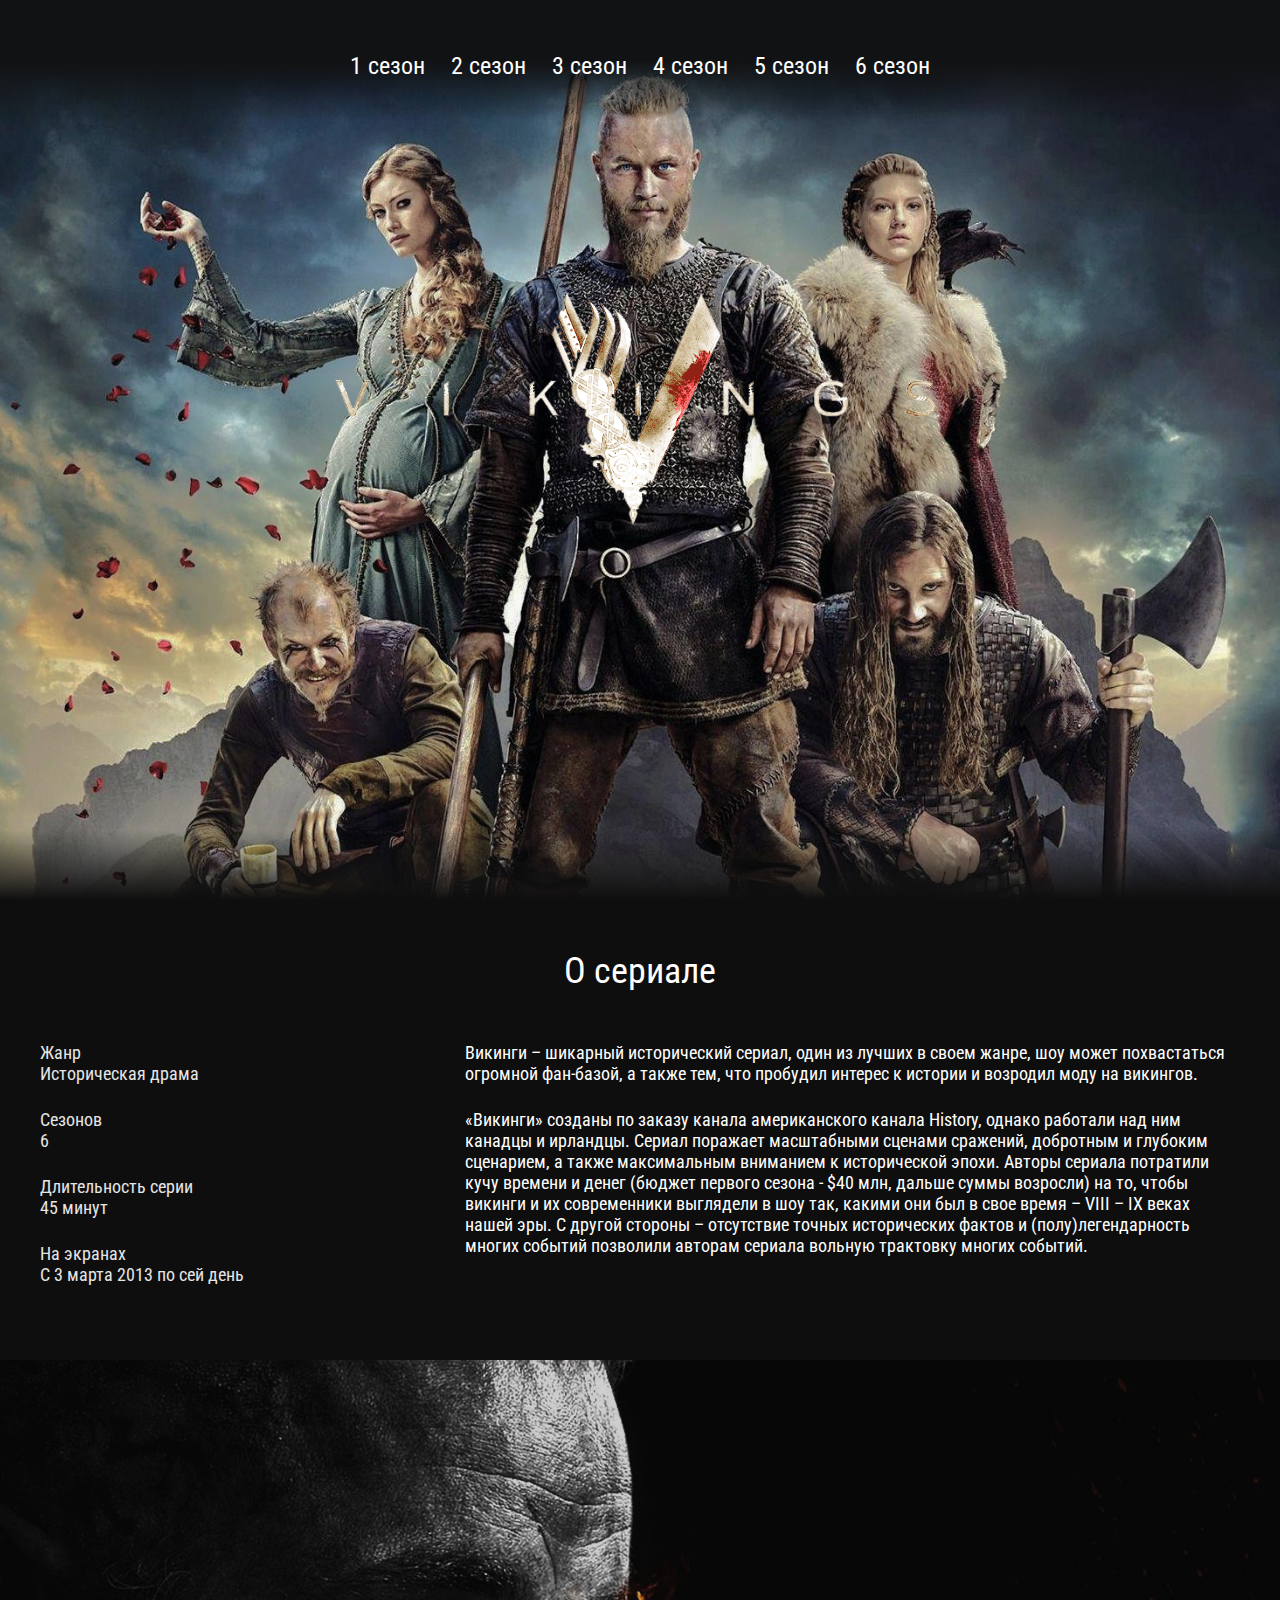
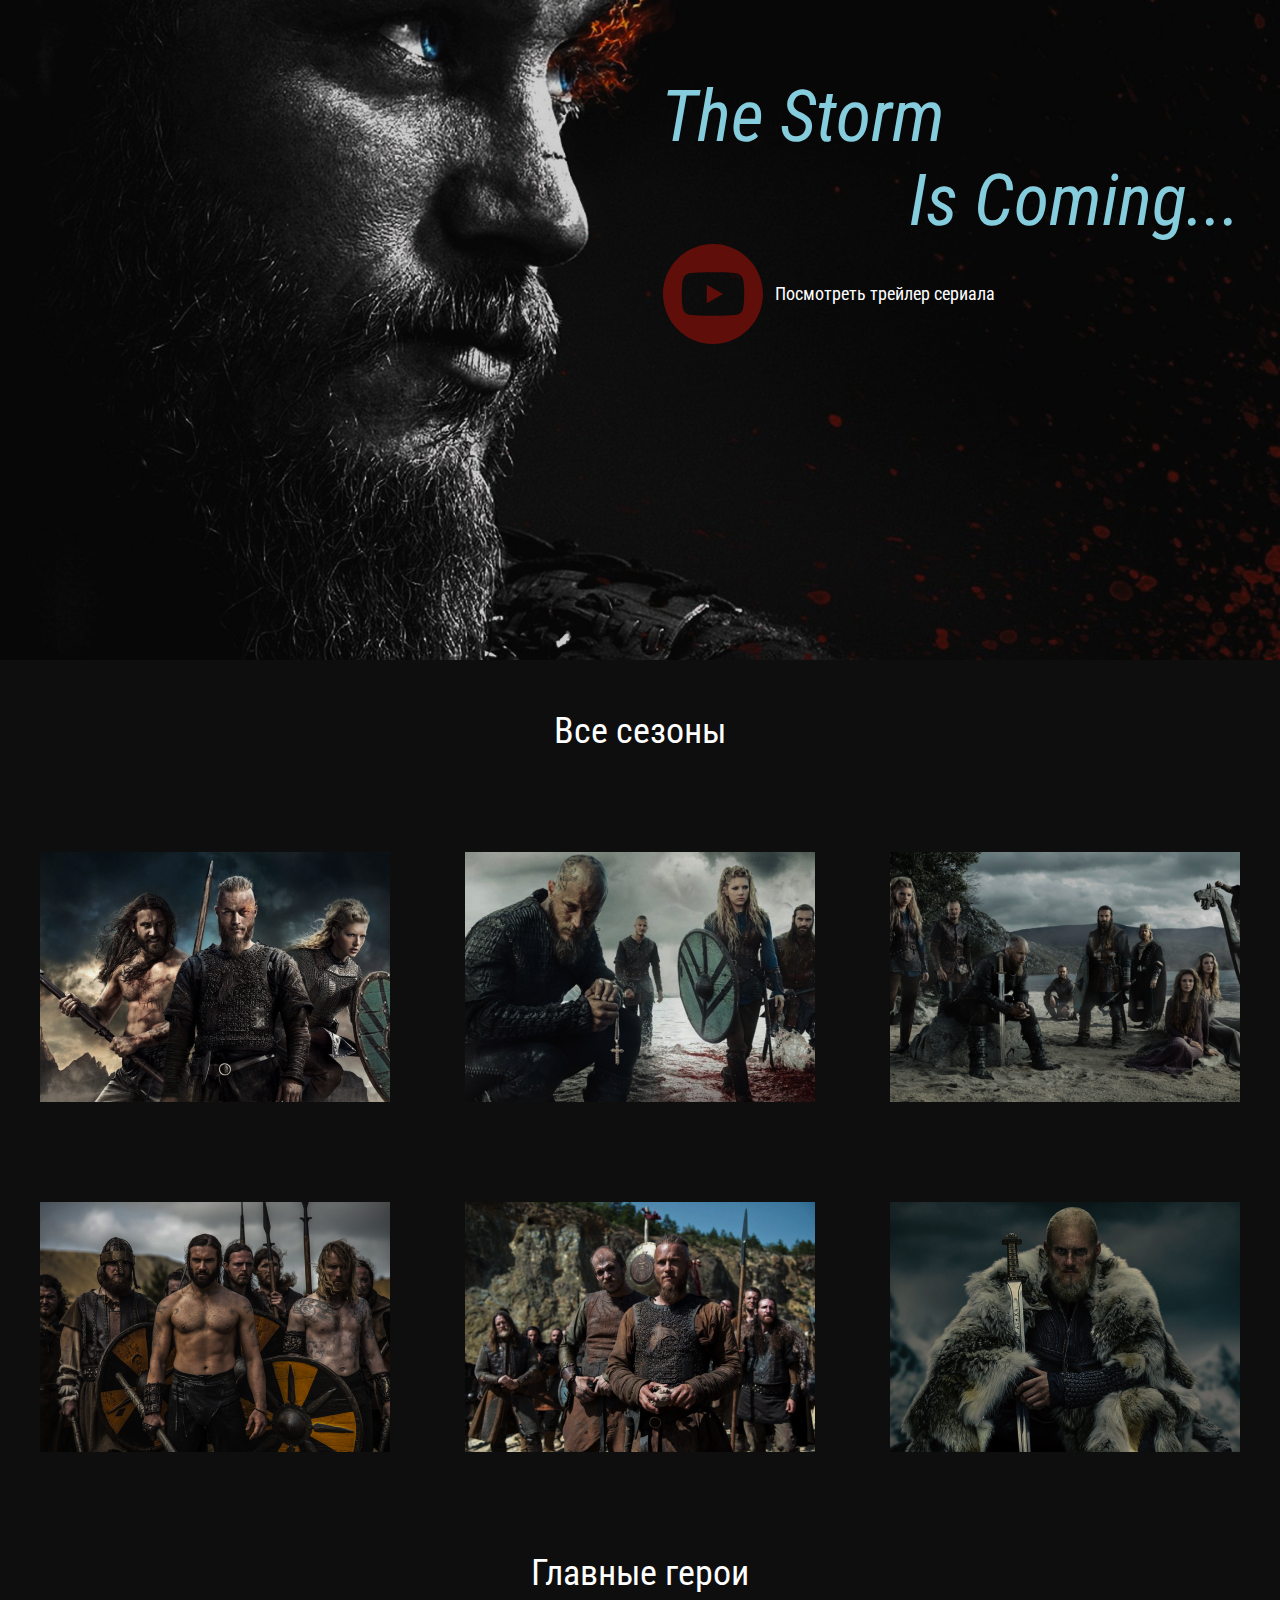
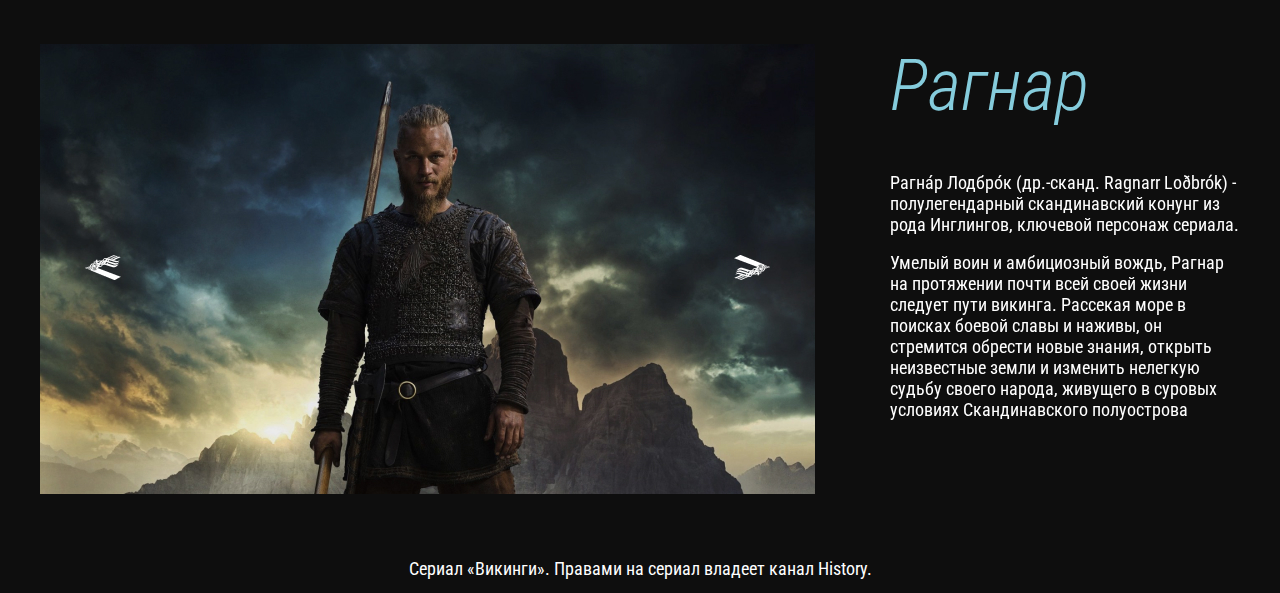
<file: index.html>
<!DOCTYPE html>
<html lang="ru">
<head>
  <meta charset="UTF-8">
  <meta name="viewport" content="width=device-width, initial-scale=1.0">
  <meta http-equiv="X-UA-Compatible" content="ie=edge">
  <title>Vikings</title>
  <link href="https://fonts.googleapis.com/css2?family=Roboto+Condensed:ital,wght@0,400;0,700;1,300&display=swap" rel="stylesheet">
  <link rel="stylesheet" href="css/reset.css">
  <link rel="stylesheet" href="css/slick.css">
  <link rel="stylesheet" href="css/jquery.fancybox.css">
  <link rel="stylesheet" href="css/style.css">
</head>
<body>
  <header class="header">
    <nav class="menu">
      <button class="menu__btn">
        <span></span>
      </button>
      <ul class="menu__list">
        <li class="menu__list-item">
          <a class="menu__list-link" href="season-1.html">1 сезон</a>
        </li>
        <li class="menu__list-item">
          <a class="menu__list-link" href="#">2 сезон</a>
        </li>
        <li class="menu__list-item">
          <a class="menu__list-link" href="#">3 сезон</a>
        </li>
        <li class="menu__list-item">
          <a class="menu__list-link" href="#">4 сезон</a>
        </li>
        <li class="menu__list-item">
          <a class="menu__list-link" href="#">5 сезон</a>
        </li>
        <li class="menu__list-item">
          <a class="menu__list-link" href="#">6 сезон</a>
        </li>
      </ul>
    </nav>
    <div class="logo">
      <img class="logo__image" src="images/logo.png" alt="Логотип сайта про сериал Викинги" width="880" height="321">
    </div>
    <h1 class="visually-hidden">Сериал "Викинги"</h1>
  </header>
  <main>
    <section class="about section-page">
      <div class="container">
        <h2 class="title">О сериале</h2>
        <div class="about__inner">
          <dl class="about__info">
            <dt class="about__info-item">Жанр</dt>
            <dd class="about__info-description">Историческая драма</dd>
            <dt class="about__info-item">Сезонов</dt>
            <dd class="about__info-description">6</dd>
            <dt class="about__info-item">Длительность серии</dt>
            <dd class="about__info-description">45 минут</dd>
            <dt class="about__info-item">На экранах</dt>
            <dd class="about__info-description">С 3 марта 2013 по сей день</dd>
          </dl>
          <div class="about__text">
            <p>
              Викинги – шикарный исторический сериал, один из лучших в своем жанре, шоу может похвастаться огромной фан-базой, а также тем, что пробудил интерес к истории и возродил моду на викингов.
            </p>
            <p>
            «Викинги» созданы по заказу канала американского канала History, однако работали над ним канадцы и ирландцы. Сериал поражает масштабными сценами сражений, добротным и глубоким сценарием, а также максимальным вниманием к исторической эпохи. Авторы сериала потратили кучу времени и денег (бюджет первого сезона - $40 млн, дальше суммы возросли) на то, чтобы викинги и их современники выглядели в шоу так, какими они был в свое время – VIII – IX веках нашей эры. С другой стороны – отсутствие точных исторических фактов и (полу)легендарность многих событий позволили авторам сериала вольную трактовку многих событий.
            </p>
          </div>
        </div>
      </div>
    </section>
    <section class="video">
      <div class="container">
        <h2 class="visually-hidden">Трейлер фильма</h2>
        <p class="video__slogan">
          <span>The Storm</span>
          Is Coming...
        </p>
        <a class="video__link" data-fancybox href="https://youtu.be/LOlHcvmUITc">Посмотреть трейлер сериала</a>
      </div>
    </section>
    <section class="seasons section-page">
      <div class="container">
        <h3 class="title">Все сезоны</h3>
        <ol class="seasons__list">
          <li class="seasons__item" style="background-image: url('images/seasons-image-1.jpg');">
            <a class="seasons__link" href="season-1.html">Смотреть</a>
          </li>
          <li class="seasons__item" style="background-image: url('images/seasons-image-2.jpg');">
            <a class="seasons__link" href="#">Смотреть</a>
          </li>
          <li class="seasons__item" style="background-image: url('images/seasons-image-3.jpg');">
            <a class="seasons__link" href="#">Смотреть</a>
          </li>
          <li class="seasons__item" style="background-image: url('images/seasons-image-4.jpg');">
            <a class="seasons__link" href="#">Смотреть</a>
          </li>
          <li class="seasons__item" style="background-image: url('images/seasons-image-5.jpg');">
            <a class="seasons__link" href="#">Смотреть</a>
          </li>
          <li class="seasons__item" style="background-image: url('images/seasons-image-6.jpg');">
            <a class="seasons__link" href="#">Смотреть</a>
          </li>
        </ol>
      </div>
    </section>
    <section class="heroes section-page">
      <div class="container">
        <h3 class="title">Главные герои</h3>
        <div class="heroes__inner">
          <div class="heroes__slider-img">
            <img class="heroes__img" src="images/slider-img.jpg" alt="Главный герой Рагнар">
            <img class="heroes__img" src="images/slider-img.jpg" alt="Главный герой Рагнар">
            <img class="heroes__img" src="images/slider-img.jpg" alt="Главный герой Рагнар">
          </div>
          <div class="heroes__slider-text">
            <div class="heroes__text">
              <h4 class="heroes__name">Рагнар</h4>
              <p>
                Рагна́р Лодбро́к (др.-сканд. Ragnarr Loðbrók) - полулегендарный скандинавский конунг из рода Инглингов, ключевой персонаж сериала.
              </p>
              <p>
                Умелый воин и амбициозный вождь, Рагнар на протяжении почти всей своей жизни следует пути викинга. Рассекая море в поисках боевой славы и наживы, он стремится обрести новые знания, открыть неизвестные земли и изменить нелегкую судьбу своего народа, живущего в суровых условиях Скандинавского полуострова
              </p>
            </div>
            <div class="heroes__text">
              <h4 class="heroes__name">Рагнар-2</h4>
              <p>
                Рагна́р Лодбро́к (др.-сканд. Ragnarr Loðbrók) - полулегендарный скандинавский конунг из рода Инглингов, ключевой персонаж сериала.
              </p>
              <p>
                Умелый воин и амбициозный вождь, Рагнар на протяжении почти всей своей жизни следует пути викинга. Рассекая море в поисках боевой славы и наживы, он стремится обрести новые знания, открыть неизвестные земли и изменить нелегкую судьбу своего народа, живущего в суровых условиях Скандинавского полуострова
              </p>
            </div>
            <div class="heroes__text">
              <h4 class="heroes__name">Рагнар-3</h4>
              <p>
                Рагна́р Лодбро́к (др.-сканд. Ragnarr Loðbrók) - полулегендарный скандинавский конунг из рода Инглингов, ключевой персонаж сериала.
              </p>
              <p>
                Умелый воин и амбициозный вождь, Рагнар на протяжении почти всей своей жизни следует пути викинга. Рассекая море в поисках боевой славы и наживы, он стремится обрести новые знания, открыть неизвестные земли и изменить нелегкую судьбу своего народа, живущего в суровых условиях Скандинавского полуострова
              </p>
            </div>
          </div>
        </div>
      </div>
    </section>
  </main>
  <footer class="footer">
    <div class="container">
      <p class="footer__copy">
        Сериал «Викинги». Правами на сериал владеет канал History.
      </p>
    </div>
  </footer>

  <script src="https://ajax.googleapis.com/ajax/libs/jquery/3.4.1/jquery.min.js"></script>
  <script src="js/slick.min.js"></script>
  <script src="js/jquery.fancybox.min.js"></script>
  <script src="js/main.js"></script>
</body>
</html>
</file>
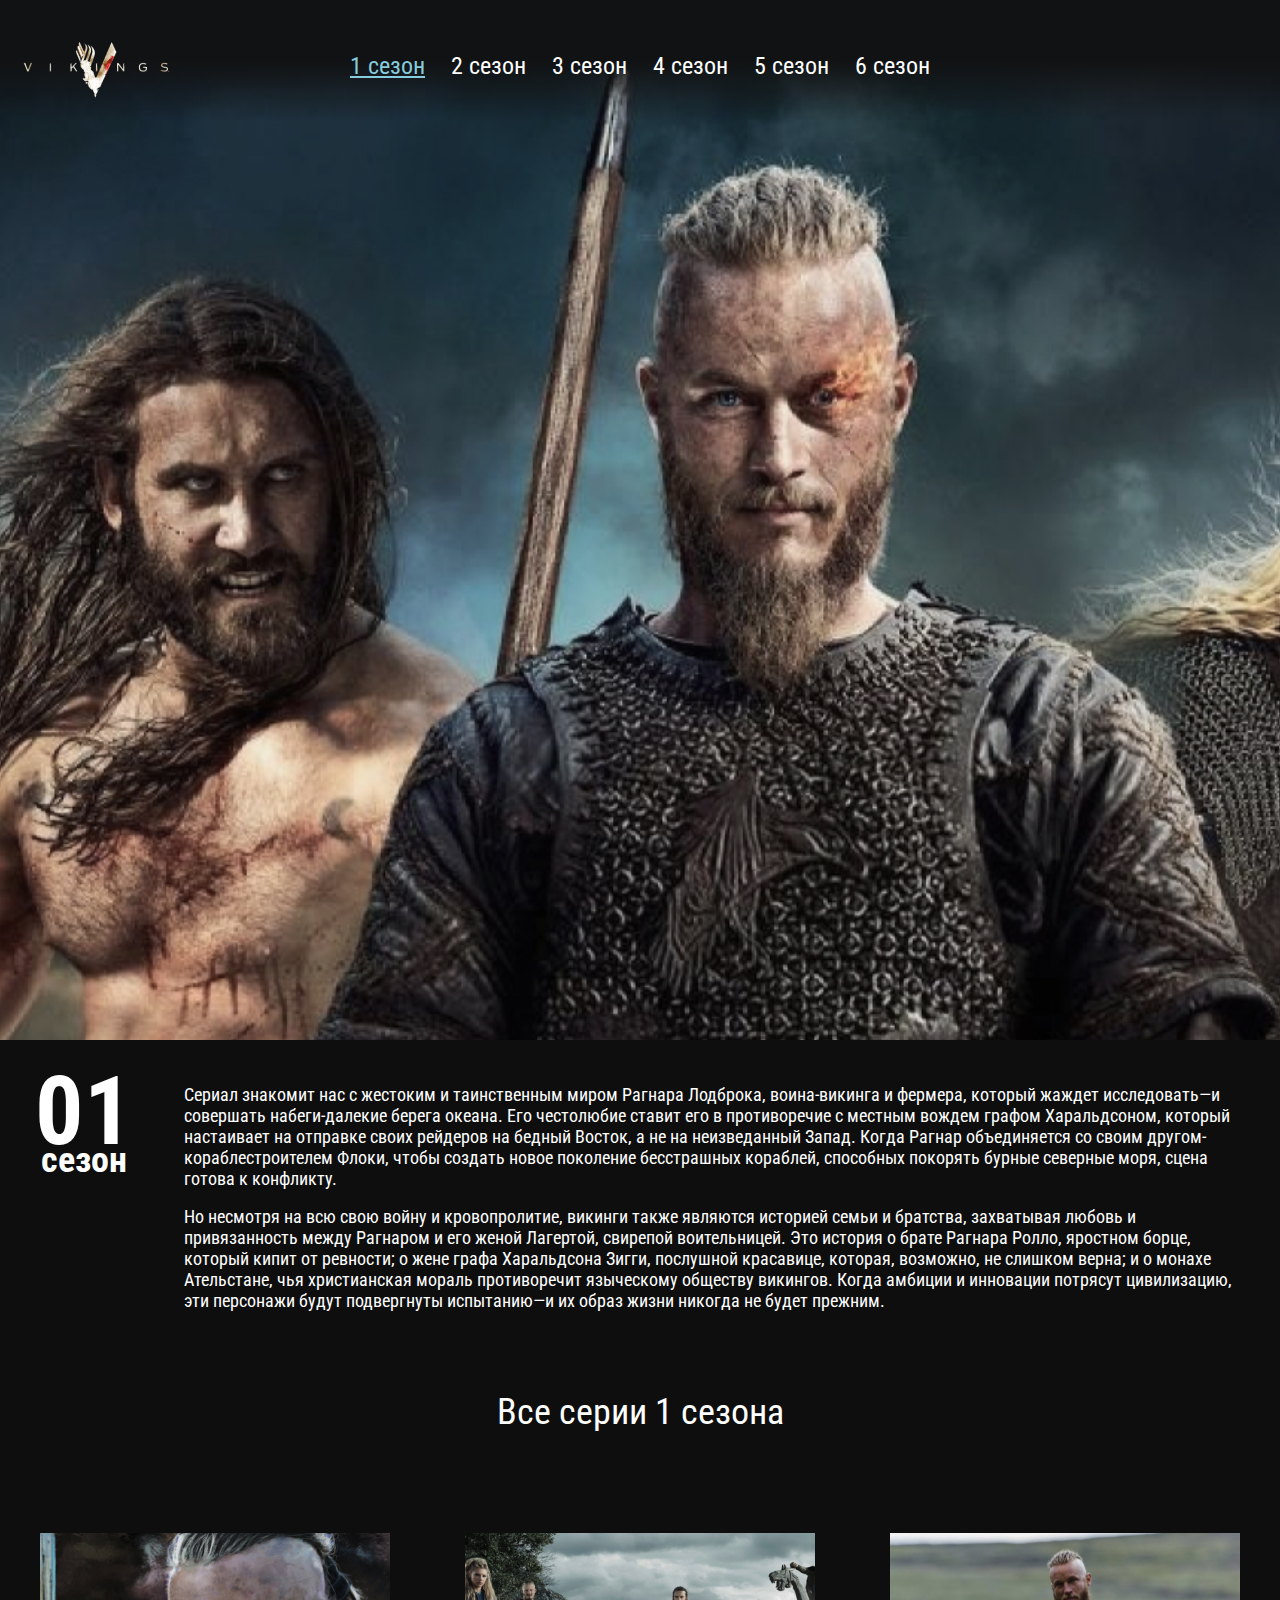
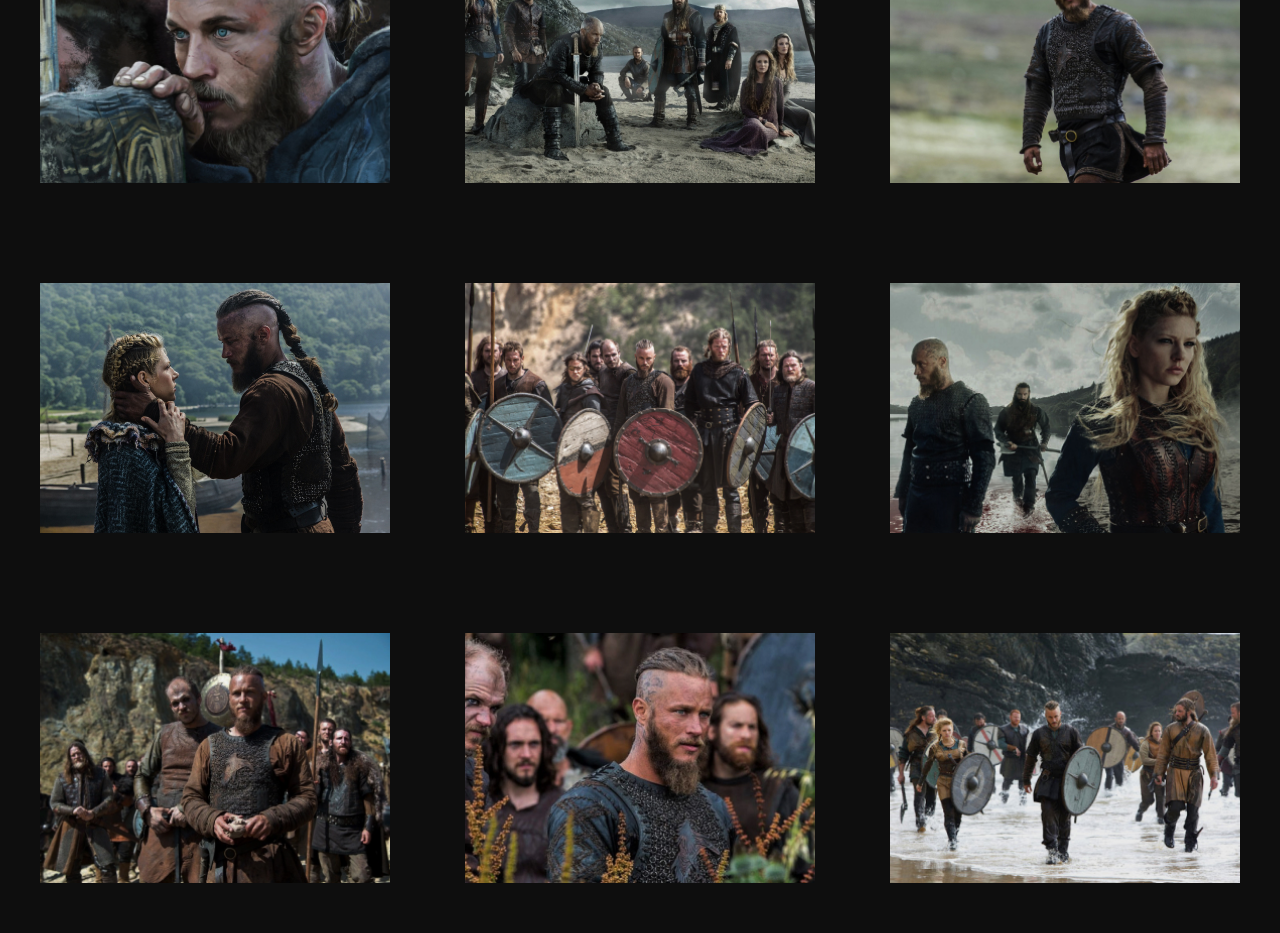
<file: season-1.html>
<!DOCTYPE html>
<html lang="ru">
<head>
  <meta charset="UTF-8">
  <meta name="viewport" content="width=device-width, initial-scale=1.0">
  <meta http-equiv="X-UA-Compatible" content="ie=edge">
  <title>Vikings - season 1</title>
  <link href="https://fonts.googleapis.com/css2?family=Roboto+Condensed:ital,wght@0,400;0,700;1,300&display=swap" rel="stylesheet">
  <link rel="stylesheet" href="css/reset.css">
  <link rel="stylesheet" href="css/slick.css">
  <link rel="stylesheet" href="css/jquery.fancybox.css">
  <link rel="stylesheet" href="css/style.css">
</head>
<body>
  <header class="page-header">
    <nav class="menu">
      <div class="menu__container">
        <a class="page-logo" href="index.html">
          <img src="images/page-logo.png" alt="Логотип сериала Викинги">
        </a>
        <button class="menu__btn">
          <span></span>
        </button>
        <ul class="menu__list">
          <li class="menu__list-item">
            <a class="menu__list-link menu__list-link--active">1 сезон</a>
          </li>
          <li class="menu__list-item">
            <a class="menu__list-link" href="#">2 сезон</a>
          </li>
          <li class="menu__list-item">
            <a class="menu__list-link" href="#">3 сезон</a>
          </li>
          <li class="menu__list-item">
            <a class="menu__list-link" href="#">4 сезон</a>
          </li>
          <li class="menu__list-item">
            <a class="menu__list-link" href="#">5 сезон</a>
          </li>
          <li class="menu__list-item">
            <a class="menu__list-link" href="#">6 сезон</a>
          </li>
        </ul>
      </div>
    </nav>
    <section class="season-info">
      <h1 class="visually-hidden">Серии первого сезона</h1>
      <div class="season-info__number">
        01
        <span>сезон</span>
      </div>
      <div class="season-info__text">
        <p>Сериал знакомит нас с жестоким и таинственным миром Рагнара Лодброка, воина-викинга и фермера, который жаждет исследовать—и совершать набеги-далекие берега океана. Его честолюбие ставит его в противоречие с местным вождем графом Харальдсоном, который настаивает на отправке своих рейдеров на бедный Восток, а не на неизведанный Запад. Когда Рагнар объединяется со своим другом-кораблестроителем Флоки, чтобы создать новое поколение бесстрашных кораблей, способных покорять бурные северные моря, сцена готова к конфликту.</p>
        <p>Но несмотря на всю свою войну и кровопролитие, викинги также являются историей семьи и братства, захватывая любовь и привязанность между Рагнаром и его женой Лагертой, свирепой воительницей. Это история о брате Рагнара Ролло, яростном борце, который кипит от ревности; о жене графа Харальдсона Зигги, послушной красавице, которая, возможно, не слишком верна; и о монахе Ательстане, чья христианская мораль противоречит языческому обществу викингов. Когда амбиции и инновации потрясут цивилизацию, эти персонажи будут подвергнуты испытанию—и их образ жизни никогда не будет прежним.</p>
      </div>
    </section>
  </header>
  <main>
    <section class="seasons section-page">
      <div class="container">
        <h3 class="title">Все серии 1 сезона</h3>
        <ol class="seasons__list">
          <li class="seasons__item" style="background-image: url('images/season1-image-1.jpg');">
            <a class="seasons__link" data-fancybox="gallery" href="https://youtu.be/LOlHcvmUITc">Смотреть</a>
          </li>
          <li class="seasons__item" style="background-image: url('images/season1-image-2.jpg');">
            <a class="seasons__link" data-fancybox="gallery" href="https://youtu.be/LOlHcvmUITc">Смотреть</a>
          </li>
          <li class="seasons__item" style="background-image: url('images/season1-image-3.jpg');">
            <a class="seasons__link" data-fancybox="gallery" href="https://youtu.be/LOlHcvmUITc">Смотреть</a>
          </li>
          <li class="seasons__item" style="background-image: url('images/season1-image-4.jpg');">
            <a class="seasons__link" data-fancybox="gallery" href="https://youtu.be/LOlHcvmUITc">Смотреть</a>
          </li>
          <li class="seasons__item" style="background-image: url('images/season1-image-5.jpg');">
            <a class="seasons__link" data-fancybox="gallery" href="https://youtu.be/LOlHcvmUITc">Смотреть</a>
          </li>
          <li class="seasons__item" style="background-image: url('images/season1-image-6.jpg');">
            <a class="seasons__link" data-fancybox="gallery" href="https://youtu.be/LOlHcvmUITc">Смотреть</a>
          </li>
          <li class="seasons__item" style="background-image: url('images/season1-image-7.jpg');">
            <a class="seasons__link" data-fancybox="gallery" href="https://youtu.be/LOlHcvmUITc">Смотреть</a>
          </li>
          <li class="seasons__item" style="background-image: url('images/season1-image-8.jpg');">
            <a class="seasons__link" data-fancybox="gallery" href="https://youtu.be/LOlHcvmUITc">Смотреть</a>
          </li>
          <li class="seasons__item" style="background-image: url('images/season1-image-9.jpg');">
            <a class="seasons__link" data-fancybox="gallery" href="https://youtu.be/LOlHcvmUITc">Смотреть</a>
          </li>
        </ol>
      </div>
    </section>
  </main>

  <script src="https://ajax.googleapis.com/ajax/libs/jquery/3.4.1/jquery.min.js"></script>
  <script src="js/slick.min.js"></script>
  <script src="js/jquery.fancybox.min.js"></script>
  <script src="js/main.js"></script>
</body>
</html>
</file>
<file: css/style.css>
* {
  box-sizing: border-box;
}

.visually-hidden {
  position: absolute;
  width: 1px;
  height: 1px;
  margin: -1px;
  border: 0;
  padding: 0;
  white-space: nowrap;
  clip-path: inset(100%);
  clip: rect(0 0 0 0);
  overflow: hidden;
}

body {
  background-color: #0e0e0e;
  font-family: "Roboto Condensed", "Arial", sans-serif;
  color: #ffffff;
  font-weight: 400;
  font-size: 18px;
  line-height: 21px;
}

a {
  text-decoration: none;
  color: inherit;
}

.container {
  max-width: 1230px;
  padding: 0 15px;
  margin: 0 auto;
}

.section-page {
  padding: 100px 0;
}

.title {
  margin-bottom: 100px;
  font-weight: 400;
  font-size: 36px;
  line-height: 42px;
  text-align: center;
}

.header {
  background-image: url("../images/header-bg.jpg");
  background-size: cover;
  background-position: center 50px;
  background-repeat: no-repeat;
  height: 100vh;
  text-align: center;
  position: relative;
}

.header::after {
  content: "";
  position: absolute;
  width: 100%;
  height: 70px;
  bottom: 0;
  left: 0;
  background: linear-gradient(to top, #0E0E0E 0%, rgba(17, 17, 17, 0.850295) 16.53%, rgba(32, 31, 33, 0) 100%);
}

.menu {
  position: relative;
  padding-top: 50px;
  padding-bottom: 58px;
  background: linear-gradient(180deg, #111213 0%, #111213 43.62%, rgba(32, 31, 33, 0) 86.33%);
}

.menu__btn {
  display: none;
}

.menu__list {
  display: flex;
  justify-content: center;
}

.menu__list-item {
  padding-right: 13px;
  padding-left: 13px;
}

.menu__list-link {
  font-size: 36px;
  line-height: 42px;
}

.menu__list-link:hover, .menu__list-link--active {
  color: #85CCDC;
  text-decoration: underline;
}

.menu__list-link--active {
  cursor: default;
}

.logo {
  margin-top: 17vh;
}

.about__inner {
  display: flex;
  justify-content: space-between;
}

.about__info {
  max-width: 375px;
  color: #E5E5E5;

}

.about__info-description {
  margin-bottom: 25px;
}

.about__text {
  max-width: 775px;
}

.about__text p {
  margin-bottom: 25px;
}

.video {
  background-image: url("../images/video-bg.jpg");
  background-repeat: no-repeat;
  background-position: center;
  background-size: cover;
  height: 100vh;
  text-align: right;
}

.video__slogan {
  padding-top: 35vh;
  margin-bottom: 40px;
  font-style: italic;
  font-size: 72px;
  line-height: 84px;
  color: #85CCDC;
  
}

.video__slogan span {
  display: block;
  margin-right: 295px;
}

.video__link {
  padding-left: 112px;
  margin-right: 245px;
  position: relative;
}

.video__link::before {
  content: "";
  width: 100px;
  height: 100px;
  background-image: url("../images/yt-logo.svg");
  background-repeat: no-repeat;
  background-position: center;
  position: absolute;
  left: 0;
  top: 50%;
  transform: translateY(-50%);
  transition: 0.3s;
}

.video__link:hover::before {
  transform: scale(1.1) translateY(-45%) translateX(-2%);
}

.seasons__list {
  padding-top: 50px;
  display: grid;
  grid-template-columns: repeat(auto-fill, minmax(290px, 1fr));
  grid-gap: 100px 75px;
  list-style: none;
  counter-reset: counter;
}

.seasons__item {
  height: 250px;
  background-repeat: no-repeat;
  background-position: center;
  background-size: cover;
  position: relative;
  display: flex;
  overflow: hidden;
}

.seasons__item::before {
  counter-increment: counter;
  content: "0" counter(counter);
  font-weight: bold;
  font-size: 96px;
  line-height: 112px;
  color: #600E09;
  position: absolute;
  left: 0;
  top: -72px;
  z-index: -1;
}

.seasons__item:nth-of-type(n+10)::before {
  content: counter(counter);
}

.seasons__item:hover::after {
  content: "";
  position: absolute;
  top: 0;
  left: 0;
  width: 100%;
  height: 100%;
  background-color: rgba(14, 14, 14, 0.8);
}

.seasons__link {
  font-size: 36px;
  line-height: 42px;
  padding: 12px 87px;
  background-color: #0E0E0E;
  margin: auto;
  opacity: 0;
  transition: all 0.3s;
  position: relative;
  z-index: 2;
}

.seasons__item:hover .seasons__link {
  opacity: 1;
}

.heroes__inner {
  display: flex;
  justify-content: space-between; 
}

.heroes__slider-img {
  max-width: 775px;
}

.heroes__slider-text {
  max-width: 350px;
}

.slick-btn {
  background-color: transparent;
  border: none;
  cursor: pointer;
  position: absolute;
  top: 50%;
  transform: translateY(-50%);
  z-index: 5;
}

.slick-dots {
  display: flex;
  justify-content: space-between;
  list-style: none;
  margin: 0 auto;
  width: 100px;
  margin-top: 30px;
}

.slick-dots button {
  width: 20px;
  height: 20px;
  border: none;
  border-radius: 50%;
  background-color: white;
  font-family: "Roboto Condensed", "Arial", sans-serif;
  font-weight: 400;
  font-size: 14px;
  line-height: 14px;
  cursor: pointer;
}

.slick-active button {
  font-weight: 700;
  background-color: grey;
  color: white;
}

.slick-prev {
  left: 38px;
}

.slick-next {
  right: 38px;
}

.heroes__name {
  margin-bottom: 44px;
  font-style: italic;
  font-weight: 300;
  font-size: 72px;
  line-height: 84px;
  color: #85CCDC;
}

.heroes__text p {
  margin-bottom: 17px;
}

.footer__copy {
  padding: 14px 0;
  text-align: center;
}

/* Season pages */

.page-header {
  background-image: url("../images/season-1-bg.jpg");
  background-position: center 20px;
  background-repeat: no-repeat;
  background-size: cover;
  height: 90vh;
  
}

.menu__container {
  max-width: 1385px;
  margin: 0 auto;
  position: relative;
}

.page-logo {
  position: absolute;
  padding-left: 5px;
}

.season-info {
  position: absolute;
  bottom: 0;
  left: 0;
  right: 0;
  margin: 0 auto;
  display: flex;
  max-width: 1385px;
  padding-top: 44px;
  padding-right: 47px;
  padding-bottom: 64px;
  padding-left: 35px;
  background-color: #0E0E0E;
}

.season-info__number {
  margin-right: 51px;
  font-weight: bold;
  font-size: 96px;
  line-height: 55px;
  text-align: center;
}

.season-info__number span {
  display: block;
  font-size: 36px;
  line-height: 42px;
}

.season-info__text p {
  margin-bottom: 17px;
}

.season-info__text p:last-of-type {
  margin-bottom: 0;
}

/* Media запросы (для адаптивности) */

@media (max-width: 1366px) {
  .logo__image {
    width: 50%;
    height: auto;
  }

  .menu__list-link {
    font-size: 24px;
    line-height: 32px;
  }

  .about__info {
    width: 25%;
  }

  .about__text {
    width: 70%;
  }

  .section-page {
    padding: 50px 0;
  }

  .title {
    margin-bottom: 50px;
  }

  .page-header {
    height: auto;
  }

  .season-info {
    position: static;
    margin-top: 100vh;
    padding-bottom: 30px;
  }

  .page-logo {
    padding-left: 20px;
    top: -8px;
  }
}

@media (max-width: 1200px) {
  .heroes__inner {
    display: block;
  }

  .heroes__slider-text {
    max-width: 100%;
    padding-top: 40px;
  }

  .heroes__name {
    margin-bottom: 20px;
  }

  .heroes__slider-img {
    max-width: 100%;
  }
}

@media (max-width: 992px) {
  .page-logo {
    left: 50%;
    transform: translateX(-50%);
    top: 10vh;
  }
}

@media (max-width: 768px) {
  .title {
    font-size: 28px;
    line-height: 32px;
  }

  .about__inner {
    display: block;
  }

  .about__info {
    text-align: center;
    margin: 0 auto;
  }

  .about__info {
    width: auto;
  }

  .about__text {
    width: auto;
  }

  .video__slogan {
    font-size: 48px;
    line-height: 56px;
  }

  .video__slogan span {
    margin-right: 15%;
  }

  .video__link {
    margin-right: 15px;
  }

  .video__link::before {
    width: 50px;
    height: 50px;
    background-size: cover;
    left: 55px;
  }

  .heroes__slider-text {
    padding-top: 20px;
  }

  .heroes__name {
    font-size: 46px;
    line-height: 52px;
  }

  .season-info {
    display: block;
    padding: 20px;
    padding-top: 30px;
  }

  .season-info__number {
    margin: 0 auto;
    margin-bottom: 20px;
    font-size: 72px;
    line-height: 40px;
  }

  .season-info__number span {
    font-size: 28px;
    line-height: 32px;
  }
}

@media (max-width: 640px) {

  .menu {
    padding: 0;
    background: linear-gradient(180deg, #111213 0%, #111213 17%, rgba(32, 31, 33, 0) 40%);
  }
  
  .menu__list {
    display: block;
    padding-top: 50px;
    transform: translateY(-130%);
    transition: all 0.5s;
    text-align: center;
  }

  .menu__list.menu__list--active {
    transform: translateY(0%);
  }

  .menu__list-link {
    display: block;
    padding: 10px;
  }

  .menu__list-item {
    padding: 0;
  }

  .menu__btn {
    display: block;
    width: 50px;
    height: 50px;
    cursor: pointer;
    position: absolute;
    right: 10px;
    top: 10px;
    z-index: 2;
    display: flex;
    align-items: center;
    border-color: white;
    background-color: black;
  }

  .menu__btn span {
    background-color: white;
    height: 2px;
    width: 100%;
  }

  .menu__btn::after, .menu__btn::before {
    content: "";
    width: 75%;
    height: 2px;
    background-color: white;
    position: absolute;
  }

  .menu__btn::before {
    top: 10px;
    left: 6px;
  }

  .menu__btn::after {
    bottom: 10px;
    left: 6px;
  }

  .menu__btn--active span {
    display: none;
  }

  .menu__btn--active::before {
    transform: rotate(45deg);
    top: 22px;
  }

  .menu__btn--active::after {
    transform: rotate(-45deg);
    bottom: 22px;
  }

  .logo {
    position: absolute;
    top: -14%;
    left: 50%;
    transform: translateX(-50%);
  }

  .logo__image {
    width: 40%;
  }

  .page-logo {
    top: 3vh;
    padding-left: 0;
    text-align: center;
    z-index: 2;
  }

  .page-logo img {
    width: 70%;
  }
}
</file>
